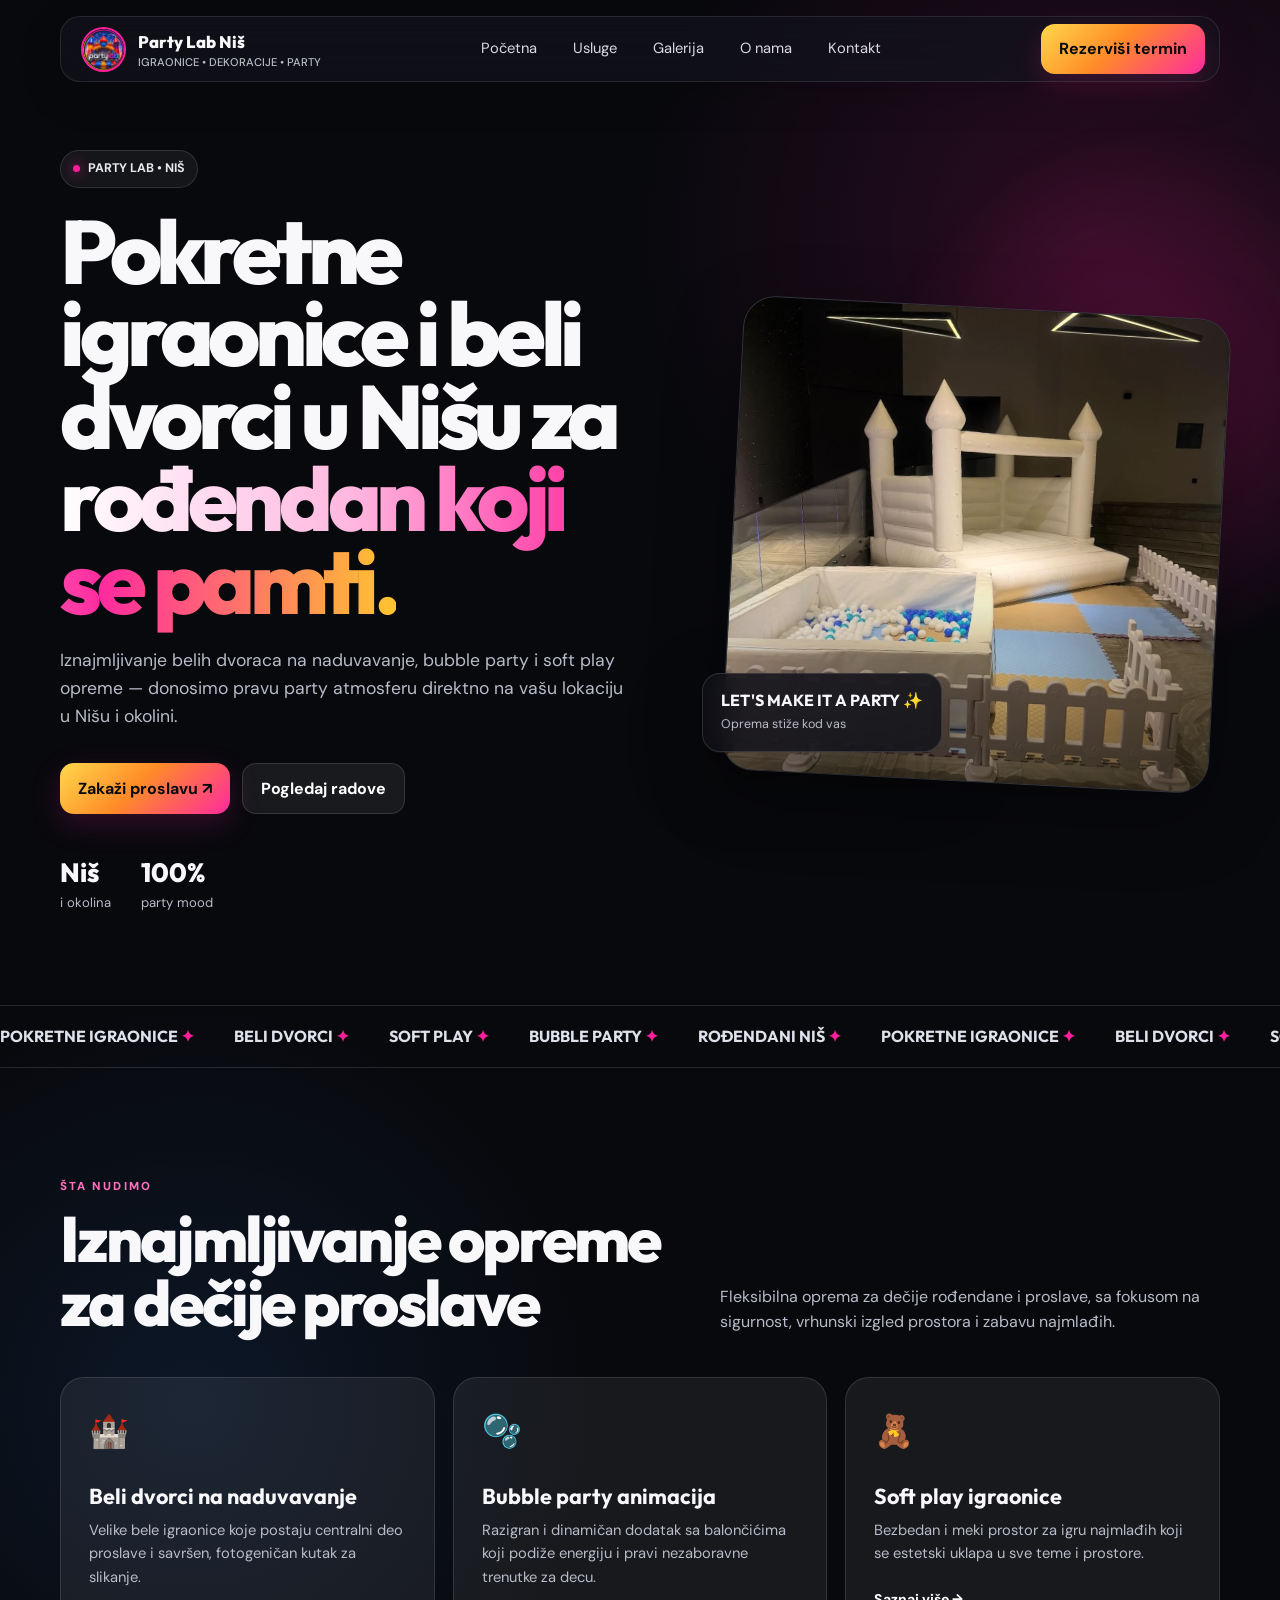
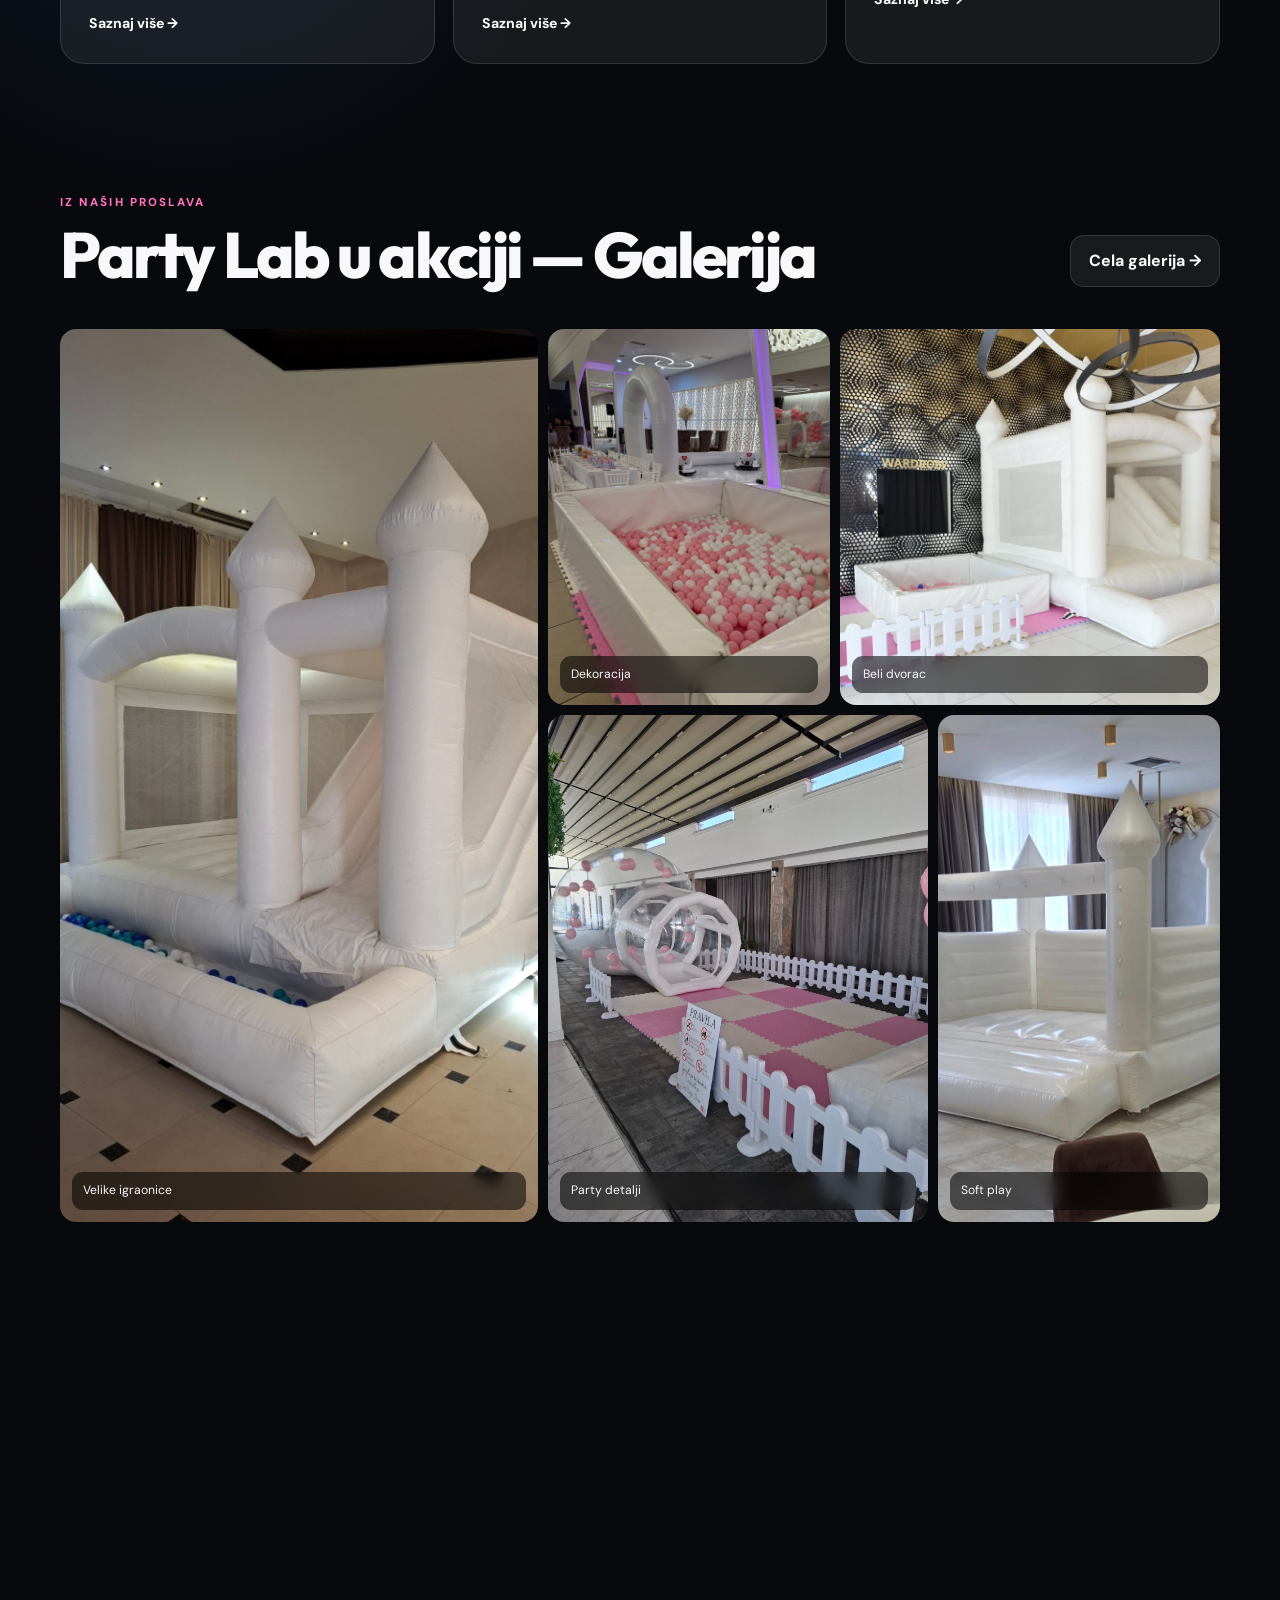
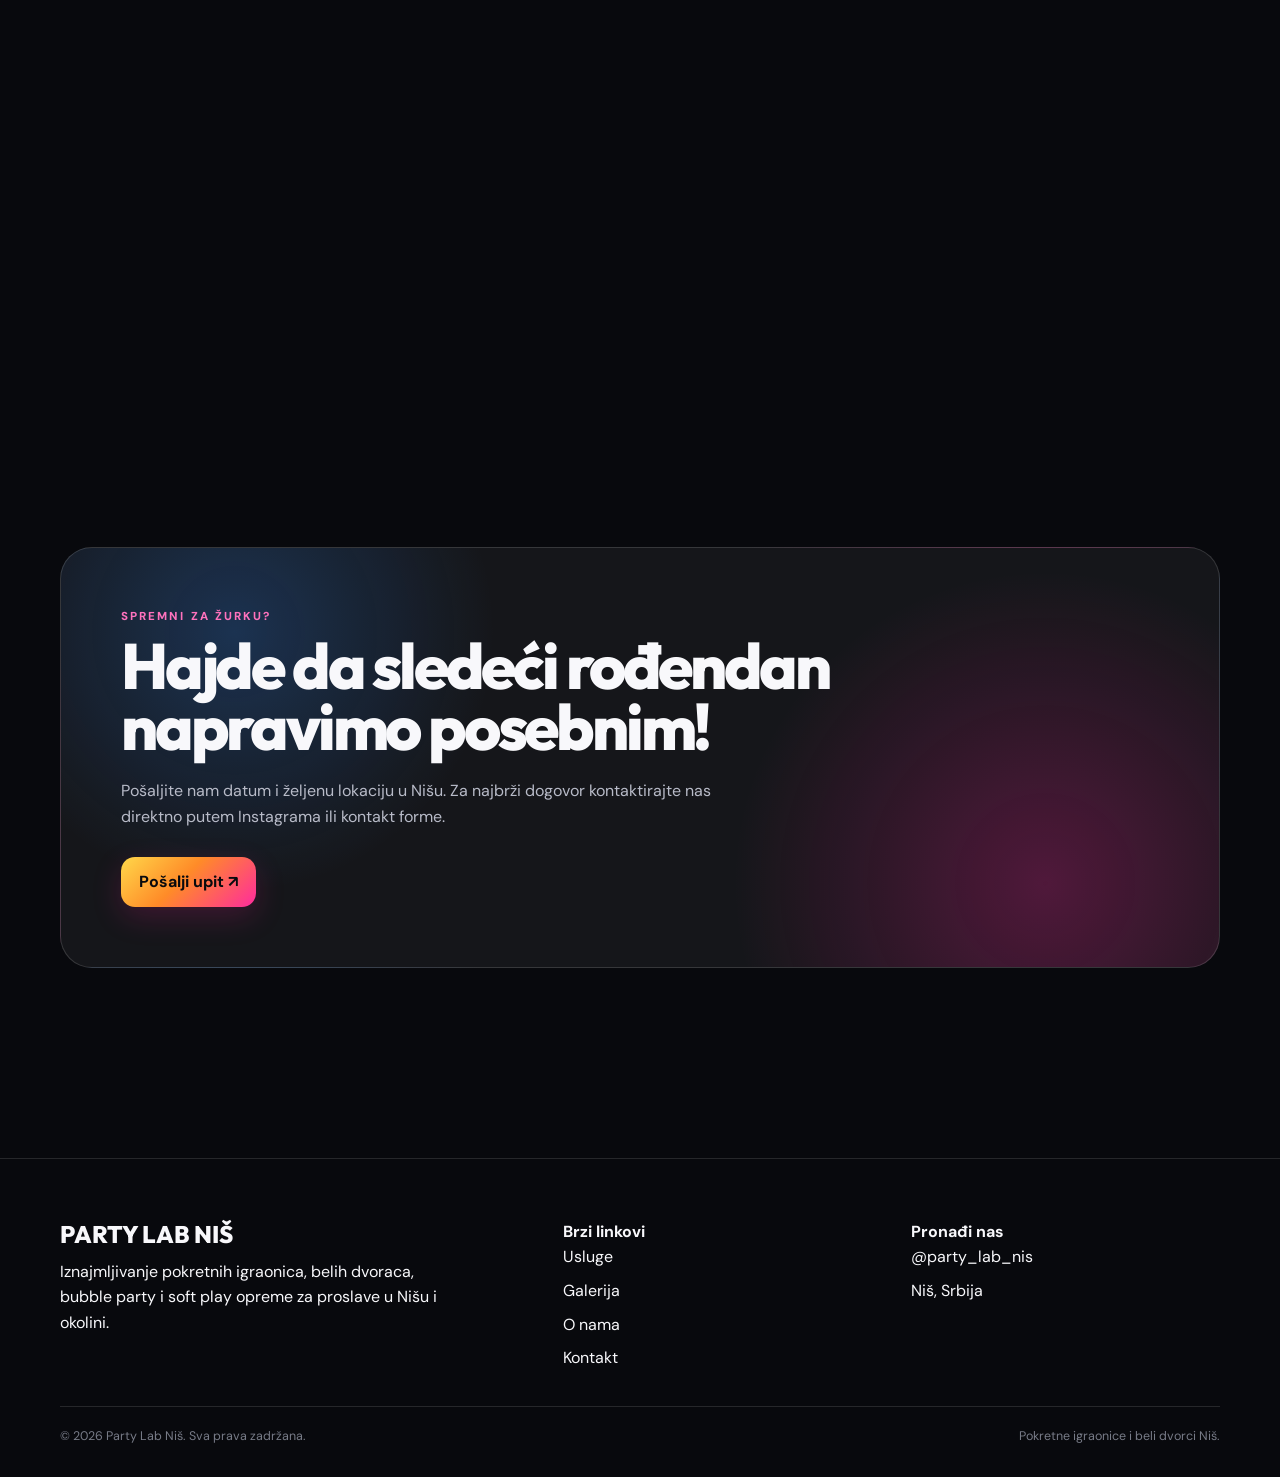
<file: index.html>
<!DOCTYPE html>
<html lang="sr">
<head>
  <meta charset="UTF-8">
  <meta name="viewport" content="width=device-width, initial-scale=1.0">
  
  <!-- Primarne SEO Meta Oznake -->
  <title>Pokretne Igraonice Niš | Beli Dvorci & Soft Play | Party Lab</title>
  <meta name="description" content="Iznajmljivanje pokretnih igraonica, belih dvoraca na naduvavanje, bubble party i soft play opreme za dečije rođendane u Nišu i okolini. Zakažite proslavu na vreme!">
  <meta name="keywords" content="pokretne igraonice nis, iznajmljivanje dvoraca na naduvavanje nis, beli dvorac nis, soft play nis, dečiji rođendani nis, iznajmljivanje igraonica nis, party lab nis">
  <meta name="robots" content="index, follow">
  <link rel="canonical" href="https://partylabnis.rs/">
  
  <link rel="icon" type="image/jpeg" href="assets/logo.jpg">
  <link rel="stylesheet" href="css/style.css">

  <!-- Open Graph / Facebook / Viber / WhatsApp Meta Oznake -->
  <meta property="og:locale" content="sr_RS">
  <meta property="og:type" content="website">
  <meta property="og:title" content="Pokretne Igraonice Niš | Beli Dvorci & Soft Play | Party Lab">
  <meta property="og:description" content="Donosimo zabavu na vašu lokaciju! Beli dvorci na naduvavanje, soft play kutak i bubble party za najlepše dečije rođendane u Nišu.">
  <meta property="og:url" content="https://partylabnis.rs/">
  <meta property="og:site_name" content="Party Lab Niš">
  <meta property="og:image" content="https://partylabnis.rs/assets/gallery-13.jpg">
  <meta property="og:image:width" content="1200">
  <meta property="og:image:height" content="630">
  <meta property="og:image:alt" content="Party Lab pokretne igraonice i beli dvorci Niš">

  <!-- Twitter Card Meta Oznake -->
  <meta name="twitter:card" content="summary_large_image">
  <meta name="twitter:title" content="Pokretne Igraonice Niš | Party Lab">
  <meta name="twitter:description" content="Iznajmljivanje belih dvoraca, soft play opreme i pokretnih igraonica u Nišu.">
  <meta name="twitter:image" content="https://partylabnis.rs/assets/gallery-13.jpg">

  <!-- Schema.org Strukturirani Podaci (LocalBusiness / Party Equipment Rental) -->
  <script type="application/ld+json">
  {
    "@context": "https://schema.org",
    "@type": "LocalBusiness",
    "name": "Party Lab Niš",
    "image": "https://partylabnis.rs/assets/logo.jpg",
    "url": "https://partylabnis.rs/",
    "telephone": "",
    "priceRange": "$$",
    "description": "Iznajmljivanje pokretnih igraonica, belih dvoraca na naduvavanje, bubble party efekata i soft play opreme za dečije rođendane i proslave u Nišu i okolini.",
    "address": {
      "@type": "PostalAddress",
      "addressLocality": "Niš",
      "addressCountry": "RS"
    },
    "geo": {
      "@type": "GeoCoordinates",
      "latitude": 43.3209,
      "longitude": 21.8958
    },
    "areaServed": [
      {
        "@type": "City",
        "name": "Niš"
      },
      {
        "@type": "AdministrativeArea",
        "name": "Nišavski okrug"
      }
    ],
    "sameAs": [
      "https://www.instagram.com/party_lab_nis/"
    ],
    "makesOffer": [
      {
        "@type": "Offer",
        "itemOffered": {
          "@type": "Service",
          "name": "Iznajmljivanje belih dvoraca na naduvavanje"
        }
      },
      {
        "@type": "Offer",
        "itemOffered": {
          "@type": "Service",
          "name": "Pokretne igraonice za dečije rođendane"
        }
      },
      {
        "@type": "Offer",
        "itemOffered": {
          "@type": "Service",
          "name": "Soft Play oprema za bebe i malu decu"
        }
      }
    ]
  }
  </script>
</head>
<body>

<header class="site-header">
  <div class="container">
    <div class="nav">
      <a class="brand" href="index.html" title="Party Lab Niš - Početna">
        <img src="assets/logo.jpg" alt="Party Lab Niš logo - iznajmljivanje pokretnih igraonica" width="50" height="50">
        <div><span>Party Lab Niš</span><small>IGRAONICE • DEKORACIJE • PARTY</small></div>
      </a>
      <nav class="nav-links">
        <a href="index.html" aria-current="page">Početna</a>
        <a href="usluge.html">Usluge</a>
        <a href="galerija.html">Galerija</a>
        <a href="o-nama.html">O nama</a>
        <a href="kontakt.html">Kontakt</a>
      </nav>
      <a class="nav-cta" href="kontakt.html">Rezerviši termin</a>
      <button class="menu-toggle" aria-label="Otvori navigacioni meni">☰</button>
    </div>
  </div>
</header>

<div class="mobile-menu">
  <nav>
    <a href="index.html">Početna</a>
    <a href="usluge.html">Usluge</a>
    <a href="galerija.html">Galerija</a>
    <a href="o-nama.html">O nama</a>
    <a href="kontakt.html">Kontakt</a>
  </nav>
</div>

<main>
<section class="hero">
  <div class="container hero-grid">
    <div class="reveal">
      <div class="eyebrow"><i></i> PARTY LAB • NIŠ</div>
      <h1>Pokretne igraonice i beli dvorci u Nišu za <span>rođendan koji se pamti.</span></h1>
      <p>Iznajmljivanje belih dvoraca na naduvavanje, bubble party i soft play opreme — donosimo pravu party atmosferu direktno na vašu lokaciju u Nišu i okolini.</p>
      <div class="hero-actions">
        <a class="btn" href="kontakt.html">Zakaži proslavu ↗</a>
        <a class="btn secondary" href="galerija.html">Pogledaj radove</a>
      </div>
      <div class="hero-stats">
        <div class="stat"><strong>Niš</strong><span>i okolina</span></div>
        <div class="stat"><strong>100%</strong><span>party mood</span></div>
      </div>
    </div>
    <div class="hero-visual reveal">
      <div class="hero-card">
        <img src="assets/gallery-13.jpg" alt="Beli dvorac na naduvavanje i dekoracija za dečiji rođendan Niš" width="600" height="400">
      </div>
      <div class="hero-badge"><strong>LET'S MAKE IT A PARTY ✨</strong><span>Oprema stiže kod vas</span></div>
    </div>
  </div>
</section>

<div class="marquee">
  <div class="marquee-track">
    <span>POKRETNE IGRAONICE <b>✦</b></span>
    <span>BELI DVORCI <b>✦</b></span>
    <span>SOFT PLAY <b>✦</b></span>
    <span>BUBBLE PARTY <b>✦</b></span>
    <span>ROĐENDANI NIŠ <b>✦</b></span>
    <span>POKRETNE IGRAONICE <b>✦</b></span>
    <span>BELI DVORCI <b>✦</b></span>
    <span>SOFT PLAY <b>✦</b></span>
  </div>
</div>

<section class="section">
  <div class="container">
    <div class="section-head reveal">
      <div>
        <div class="kicker">Šta nudimo</div>
        <h2>Iznajmljivanje opreme za dečije proslave</h2>
      </div>
      <p>Fleksibilna oprema za dečije rođendane i proslave, sa fokusom na sigurnost, vrhunski izgled prostora i zabavu najmlađih.</p>
    </div>
    <div class="cards">
      <article class="card reveal">
        <div class="card-icon">🏰</div>
        <h3>Beli dvorci na naduvavanje</h3>
        <p>Velike bele igraonice koje postaju centralni deo proslave i savršen, fotogeničan kutak za slikanje.</p>
        <a href="usluge.html" title="Saznaj više o belim dvorcima">Saznaj više →</a>
      </article>
      <article class="card reveal">
        <div class="card-icon">🫧</div>
        <h3>Bubble party animacija</h3>
        <p>Razigran i dinamičan dodatak sa balončićima koji podiže energiju i pravi nezaboravne trenutke za decu.</p>
        <a href="usluge.html" title="Saznaj više o bubble party opremi">Saznaj više →</a>
      </article>
      <article class="card reveal">
        <div class="card-icon">🧸</div>
        <h3>Soft play igraonice</h3>
        <p>Bezbedan i meki prostor za igru najmlađih koji se estetski uklapa u sve teme i prostore.</p>
        <a href="usluge.html" title="Saznaj više o soft play opremi">Saznaj više →</a>
      </article>
    </div>
  </div>
</section>

<section class="section" style="padding-top:20px">
  <div class="container">
    <div class="section-head reveal">
      <div>
        <div class="kicker">Iz naših proslava</div>
        <h2>Party Lab u akciji — Galerija</h2>
      </div>
      <a class="btn secondary" href="galerija.html">Cela galerija →</a>
    </div>
    <div class="gallery-preview">
      <div class="gallery-item reveal">
        <img src="assets/gallery-1.jpg" alt="Velika pokretna igraonica postavljena u dvorištu u Nišu" loading="lazy">
        <div class="gallery-overlay">Velike igraonice</div>
      </div>
      <div class="gallery-item reveal">
        <img src="assets/gallery-2.jpg" alt="Rođendanska dekoracija i soft play kutak" loading="lazy">
        <div class="gallery-overlay">Dekoracija</div>
      </div>
      <div class="gallery-item reveal">
        <img src="assets/gallery-4.jpg" alt="Beli dvorac na naduvavanje za dečije rođendane" loading="lazy">
        <div class="gallery-overlay">Beli dvorac</div>
      </div>
      <div class="gallery-item reveal">
        <img src="assets/gallery-5.jpg" alt="Detalji rođendanske dekoracije Party Lab Niš" loading="lazy">
        <div class="gallery-overlay">Party detalji</div>
      </div>
      <div class="gallery-item reveal">
        <img src="assets/gallery-8.jpg" alt="Soft play polygon za bebe i malu decu" loading="lazy">
        <div class="gallery-overlay">Soft play</div>
      </div>
    </div>
  </div>
</section>

<section class="section">
  <div class="container">
    <div class="about-grid">
      <div class="about-image reveal">
        <img src="assets/gallery-9.jpg" alt="Party Lab Niš - pokretna oprema za dečije rođendane" loading="lazy">
      </div>
      <div class="about-copy reveal">
        <div class="kicker">Party Lab Niš</div>
        <h2>Od običnog prostora do pravog party ambijenta</h2>
        <p>Naš cilj je jednostavan: da deca imaju bezbedan prostor za igru, a roditelji estetski savršenu proslavu koja ostaje u najlepšem sećanju.</p>
        <div class="checks">
          <div class="check"><b>✓</b><span>Oprema dolazi na vašu lokaciju u Nišu i okolini</span></div>
          <div class="check"><b>✓</b><span>Više opcija za različite uzraste i tipove proslava</span></div>
          <div class="check"><b>✓</b><span>Moderan, čist i izuzetno fotogeničan izgled</span></div>
        </div>
      </div>
    </div>
  </div>
</section>

<section class="section">
  <div class="container">
    <div class="cta reveal">
      <div class="kicker">Spremni za žurku?</div>
      <h2>Hajde da sledeći rođendan napravimo posebnim!</h2>
      <p>Pošaljite nam datum i željenu lokaciju u Nišu. Za najbrži dogovor kontaktirajte nas direktno putem Instagrama ili kontakt forme.</p>
      <a class="btn" href="kontakt.html">Pošalji upit ↗</a>
    </div>
  </div>
</section>
</main>

<footer class="site-footer">
  <div class="container footer-grid">
    <div>
      <div class="footer-brand">PARTY LAB NIŠ</div>
      <p style="margin-top:10px;max-width:390px">Iznajmljivanje pokretnih igraonica, belih dvoraca, bubble party i soft play opreme za proslave u Nišu i okolini.</p>
    </div>
    <div>
      <p class="footer-heading"><strong>Brzi linkovi</strong></p>
      <div class="footer-links">
        <a href="usluge.html">Usluge</a>
        <a href="galerija.html">Galerija</a>
        <a href="o-nama.html">O nama</a>
        <a href="kontakt.html">Kontakt</a>
      </div>
    </div>
    <div>
      <p class="footer-heading"><strong>Pronađi nas</strong></p>
      <div class="footer-links">
        <a href="https://www.instagram.com/party_lab_nis/" target="_blank" rel="noopener">@party_lab_nis</a>
        <a href="kontakt.html">Niš, Srbija</a>
      </div>
    </div>
  </div>
  <div class="container footer-bottom">
    <span>© 2026 Party Lab Niš. Sva prava zadržana.</span>
    <span>Pokretne igraonice i beli dvorci Niš.</span>
  </div>
</footer>

<script src="js/main.js"></script>
</body>
</html>
</file>
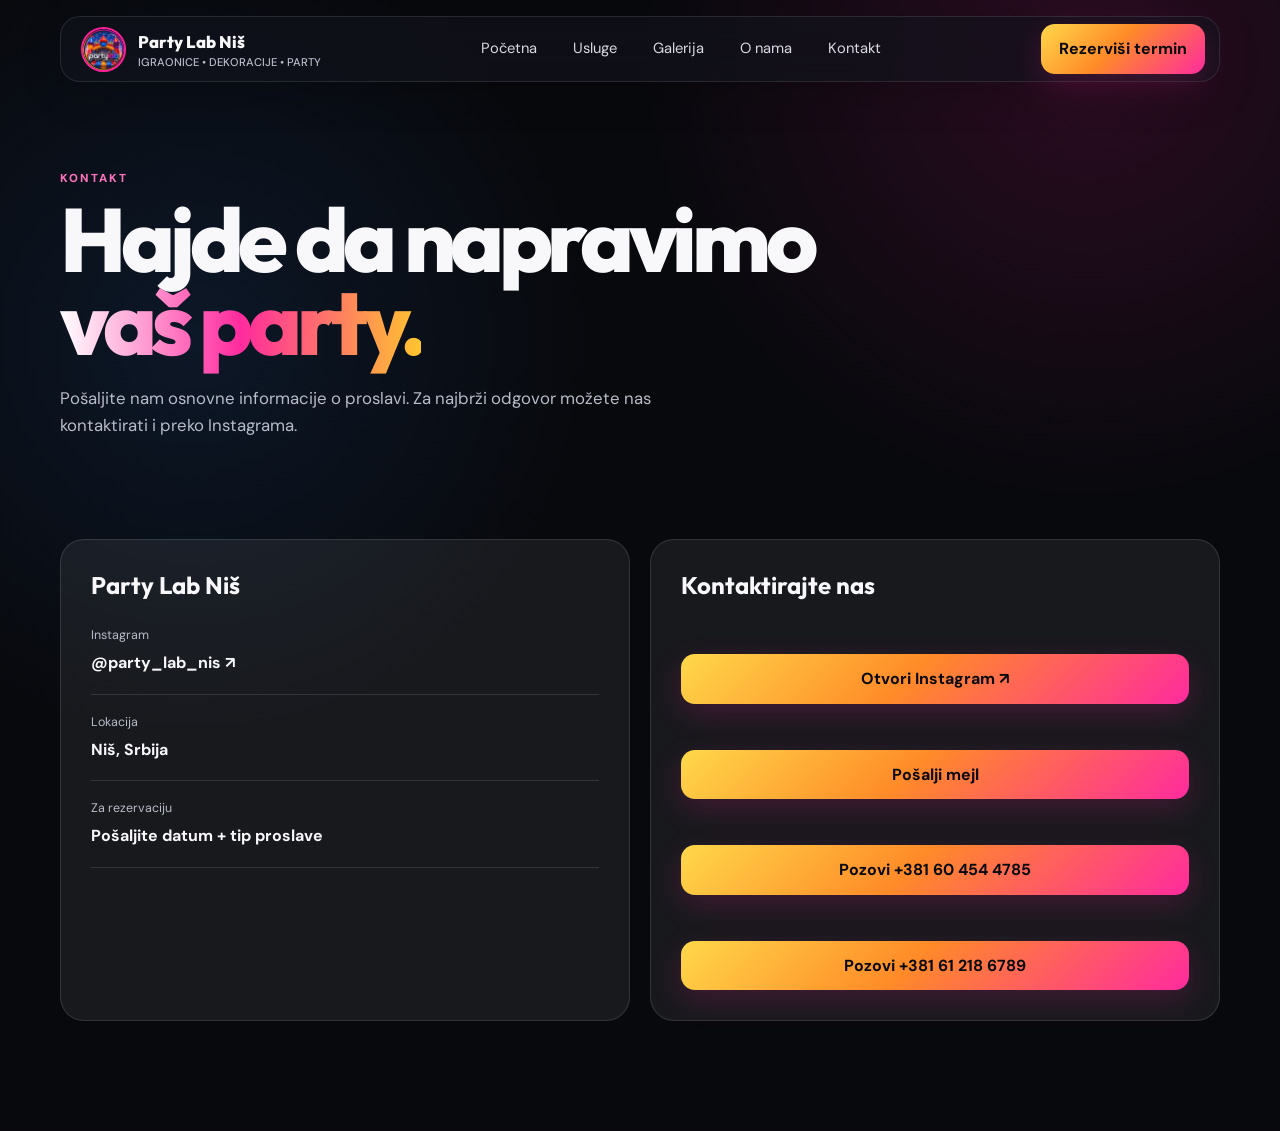
<file: kontakt.html>
<!DOCTYPE html>
<html lang="sr">
<head>
  <meta charset="UTF-8">
  <meta name="viewport" content="width=device-width, initial-scale=1.0">
  <link rel="icon" type="image/png" href="assets/logo.jpg">
  <title>Kontakt | Party Lab Niš</title>
  <meta name="description" content="Party Lab Niš — pokretne igraonice, beli dvorci i soft play oprema.">
  <link rel="stylesheet" href="css/style.css">
</head>
<body>
<header class="site-header">
  <div class="container">
    <div class="nav">
      <a class="brand" href="index.html">
        <img src="assets/logo.jpg" alt="Party Lab logo">
        <div><span>Party Lab Niš</span><small>IGRAONICE • DEKORACIJE • PARTY</small></div>
      </a>
      <nav class="nav-links">
        <a href="index.html">Početna</a>
        <a href="usluge.html">Usluge</a>
        <a href="galerija.html">Galerija</a>
        <a href="o-nama.html">O nama</a>
        <a href="kontakt.html">Kontakt</a>
      </nav>
      <a class="nav-cta" href="kontakt.html">Rezerviši termin</a>
      <button class="menu-toggle" aria-label="Otvori meni">☰</button>
    </div>
  </div>
</header>
<div class="mobile-menu">
  <nav>
    <a href="index.html">Početna</a>
    <a href="usluge.html">Usluge</a>
    <a href="galerija.html">Galerija</a>
    <a href="o-nama.html">O nama</a>
    <a href="kontakt.html">Kontakt</a>
  </nav>
</div>

<main>
<section class="page-hero">
  <div class="container reveal">
    <div class="kicker">Kontakt</div>
    <h1>Hajde da napravimo<br><span style="background:linear-gradient(90deg,#fff,#ff2b9e,#ffc52e);background-clip:text;-webkit-background-clip:text;color:transparent">vaš party.</span></h1>
    <p>Pošaljite nam osnovne informacije o proslavi. Za najbrži odgovor možete nas kontaktirati i preko Instagrama.</p>
  </div>
</section>
<section class="section" style="padding-top:20px">
  <div class="container contact-grid">
    <div class="contact-info reveal">
      <h3>Party Lab Niš</h3>
      <div class="contact-list">
        <div><span>Instagram</span><a href="https://www.instagram.com/party_lab_nis/" target="_blank" rel="noopener">@party_lab_nis ↗</a></div>
        <div><span>Lokacija</span><strong>Niš, Srbija</strong></div>
        <div><span>Za rezervaciju</span><strong>Pošaljite datum + tip proslave</strong></div>
      </div>
    </div>
    <div class="contact-info reveal">
      <h3>Kontaktirajte nas</h3>
      <div class="contact-list">
        <a class="btn" style="margin-top:28px" href="https://www.instagram.com/party_lab_nis/" target="_blank" rel="noopener">Otvori Instagram ↗</a>
        <a class="btn" style="margin-top:28px" href="mailto:dusannis3@gmail.com" target="_blank" rel="noopener">Pošalji mejl</a>
        <a class="btn" style="margin-top:28px" href="tel:+381604544785" target="_blank" rel="noopener">Pozovi +381 60 454 4785</a>
        <a class="btn" style="margin-top:28px" href="tel:+381612186789" target="_blank" rel="noopener">Pozovi +381 61 218 6789</a>
      </div>
    </div>
  </div>
</section>
</main>
<script src="js/main.js"></script>
<script src="js/contact.js"></script>
</body>
</html>
</file>
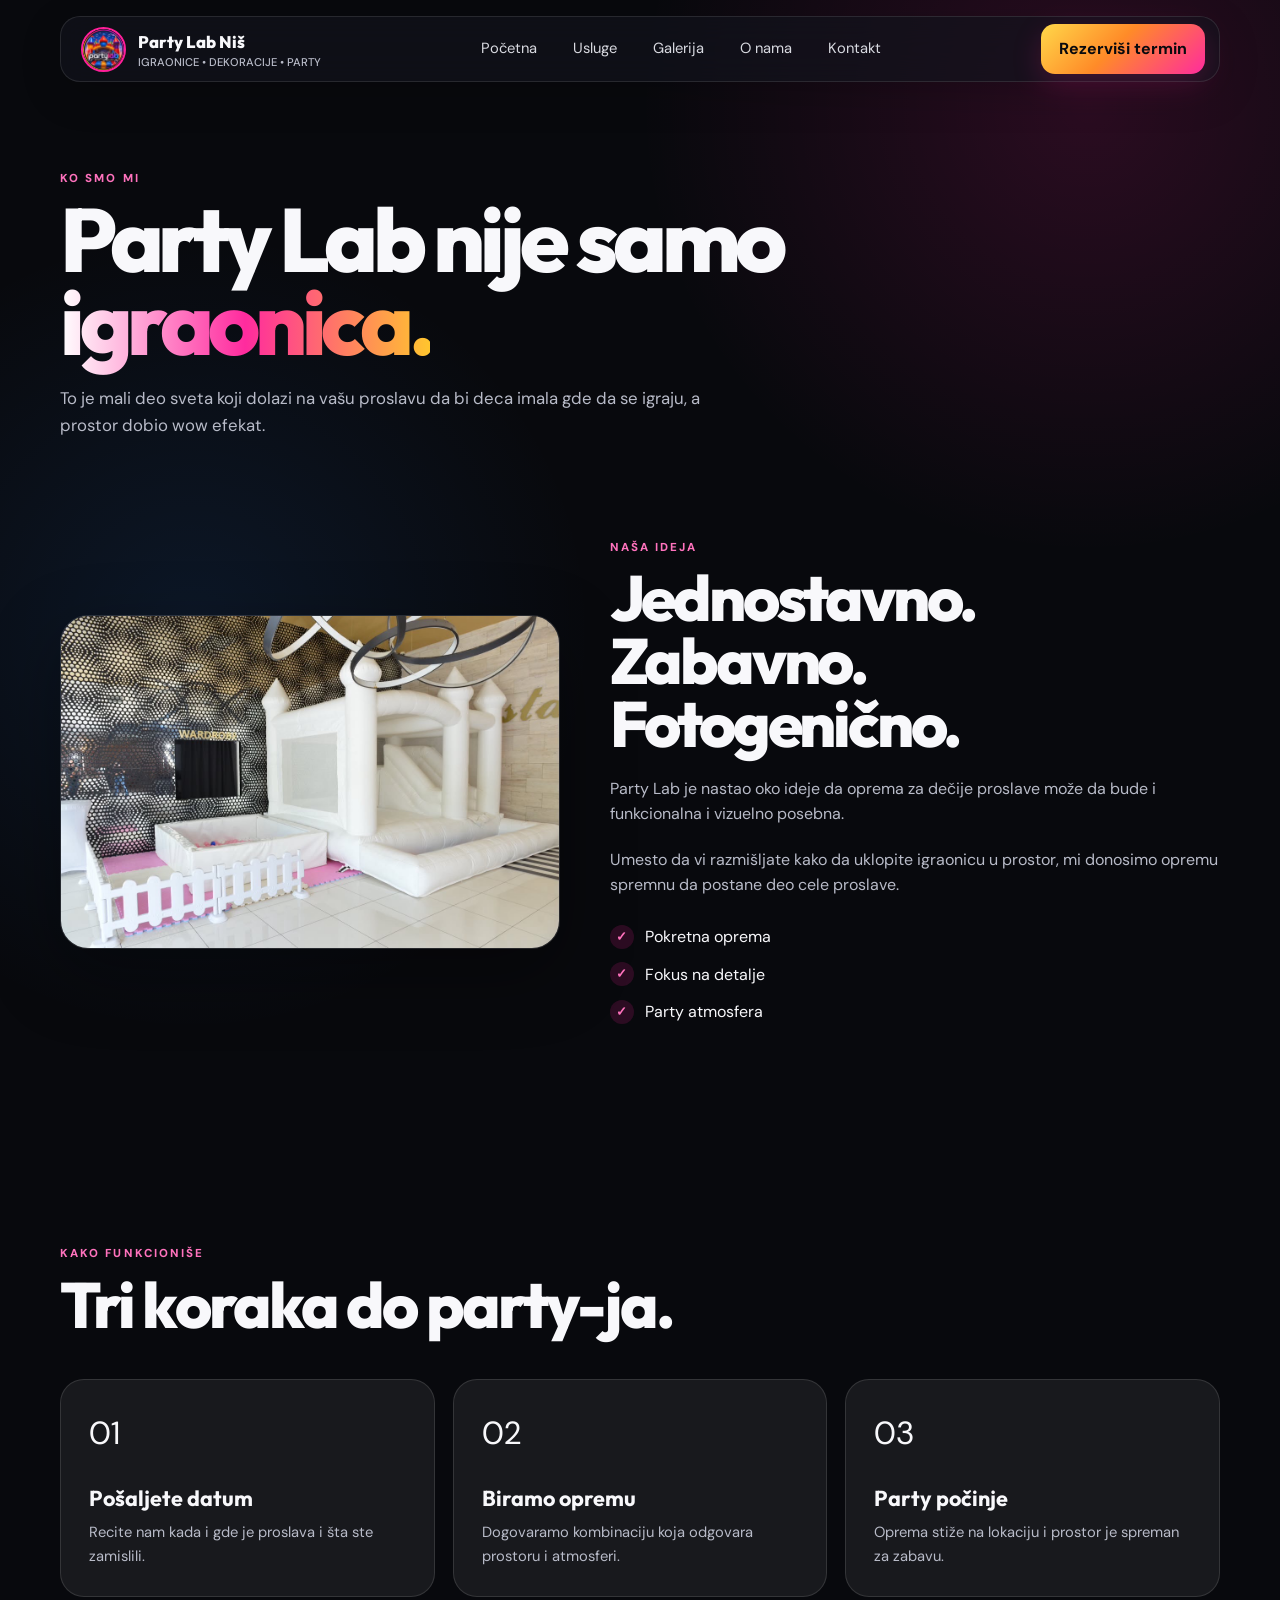
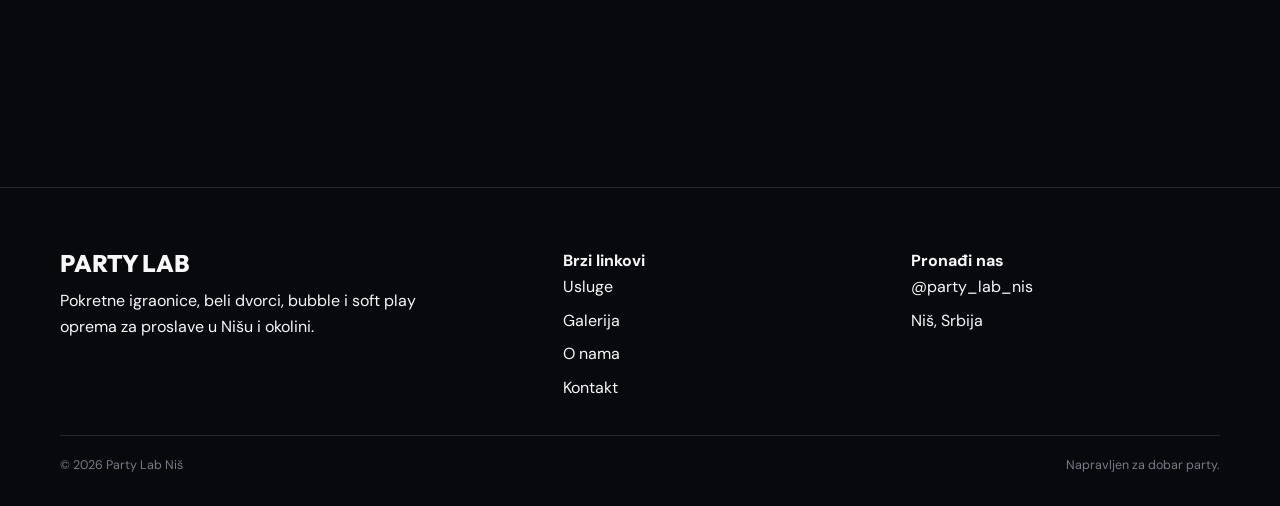
<file: o-nama.html>
<!DOCTYPE html>
<html lang="sr">
<head>
  <meta charset="UTF-8">
  <meta name="viewport" content="width=device-width, initial-scale=1.0">
  <link rel="icon" type="image/png" href="assets/logo.jpg">
  <title>O nama | Party Lab Niš</title>
  <meta name="description" content="Party Lab Niš — pokretne igraonice, beli dvorci i soft play oprema.">
  <link rel="stylesheet" href="css/style.css">
</head>
<body>
<header class="site-header">
  <div class="container">
    <div class="nav">
      <a class="brand" href="index.html">
        <img src="assets/logo.jpg" alt="Party Lab logo">
        <div><span>Party Lab Niš</span><small>IGRAONICE • DEKORACIJE • PARTY</small></div>
      </a>
      <nav class="nav-links">
        <a href="index.html">Početna</a>
        <a href="usluge.html">Usluge</a>
        <a href="galerija.html">Galerija</a>
        <a href="o-nama.html">O nama</a>
        <a href="kontakt.html">Kontakt</a>
      </nav>
      <a class="nav-cta" href="kontakt.html">Rezerviši termin</a>
      <button class="menu-toggle" aria-label="Otvori meni">☰</button>
    </div>
  </div>
</header>
<div class="mobile-menu">
  <nav>
    <a href="index.html">Početna</a>
    <a href="usluge.html">Usluge</a>
    <a href="galerija.html">Galerija</a>
    <a href="o-nama.html">O nama</a>
    <a href="kontakt.html">Kontakt</a>
  </nav>
</div>

<main>
<section class="page-hero">
  <div class="container reveal">
    <div class="kicker">Ko smo mi</div>
    <h1>Party Lab nije samo<br><span style="background:linear-gradient(90deg,#fff,#ff2b9e,#ffc52e);background-clip:text;color:transparent">igraonica.</span></h1>
    <p>To je mali deo sveta koji dolazi na vašu proslavu da bi deca imala gde da se igraju, a prostor dobio wow efekat.</p>
  </div>
</section>
<section class="section" style="padding-top:20px">
  <div class="container about-grid">
    <div class="about-image reveal"><img src="assets/gallery-4.jpg" alt="Party Lab beli dvorac"></div>
    <div class="about-copy reveal">
      <div class="kicker">Naša ideja</div>
      <h2>Jednostavno. Zabavno. Fotogenično.</h2>
      <p>Party Lab je nastao oko ideje da oprema za dečije proslave može da bude i funkcionalna i vizuelno posebna.</p>
      <p>Umesto da vi razmišljate kako da uklopite igraonicu u prostor, mi donosimo opremu spremnu da postane deo cele proslave.</p>
      <div class="checks">
        <div class="check"><b>✓</b><span>Pokretna oprema</span></div>
        <div class="check"><b>✓</b><span>Fokus na detalje</span></div>
        <div class="check"><b>✓</b><span>Party atmosfera</span></div>
      </div>
    </div>
  </div>
</section>
<section class="section">
  <div class="container">
    <div class="section-head reveal"><div><div class="kicker">Kako funkcioniše</div><h2>Tri koraka do party-ja.</h2></div></div>
    <div class="cards">
      <article class="card reveal"><div class="card-icon">01</div><h3>Pošaljete datum</h3><p>Recite nam kada i gde je proslava i šta ste zamislili.</p></article>
      <article class="card reveal"><div class="card-icon">02</div><h3>Biramo opremu</h3><p>Dogovaramo kombinaciju koja odgovara prostoru i atmosferi.</p></article>
      <article class="card reveal"><div class="card-icon">03</div><h3>Party počinje</h3><p>Oprema stiže na lokaciju i prostor je spreman za zabavu.</p></article>
    </div>
  </div>
</section>
</main>

<footer class="site-footer">
  <div class="container footer-grid">
    <div>
      <div class="footer-brand">PARTY LAB</div>
      <p style="margin-top:10px;max-width:390px">Pokretne igraonice, beli dvorci, bubble i soft play oprema za proslave u Nišu i okolini.</p>
    </div>
    <div>
      <h4>Brzi linkovi</h4>
      <div class="footer-links">
        <a href="usluge.html">Usluge</a>
        <a href="galerija.html">Galerija</a>
        <a href="o-nama.html">O nama</a>
        <a href="kontakt.html">Kontakt</a>
      </div>
    </div>
    <div>
      <h4>Pronađi nas</h4>
      <div class="footer-links">
        <a href="https://www.instagram.com/party_lab_nis/" target="_blank" rel="noopener">@party_lab_nis</a>
        <a href="kontakt.html">Niš, Srbija</a>
      </div>
    </div>
  </div>
  <div class="container footer-bottom">
    <span>© 2026 Party Lab Niš</span>
    <span>Napravljen za dobar party.</span>
  </div>
</footer>
<script src="js/main.js"></script>
</body>
</html>
</file>
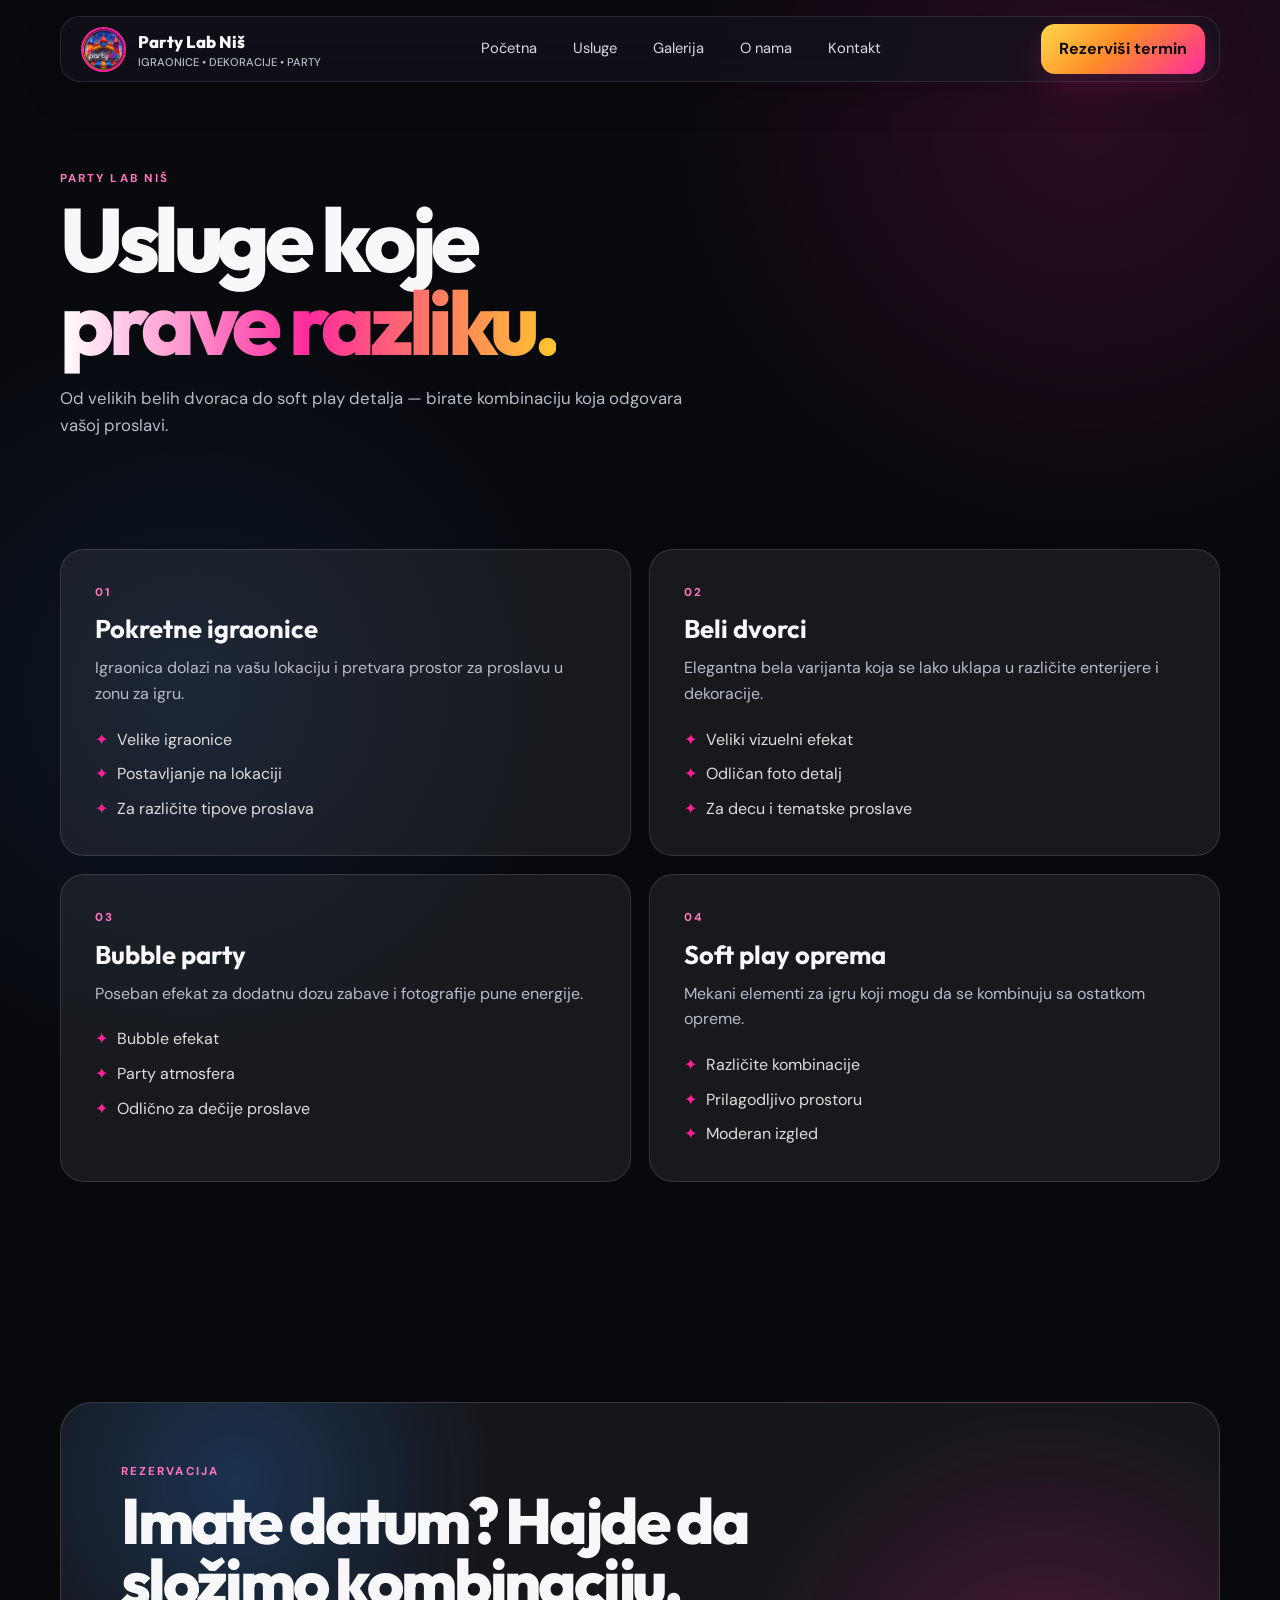
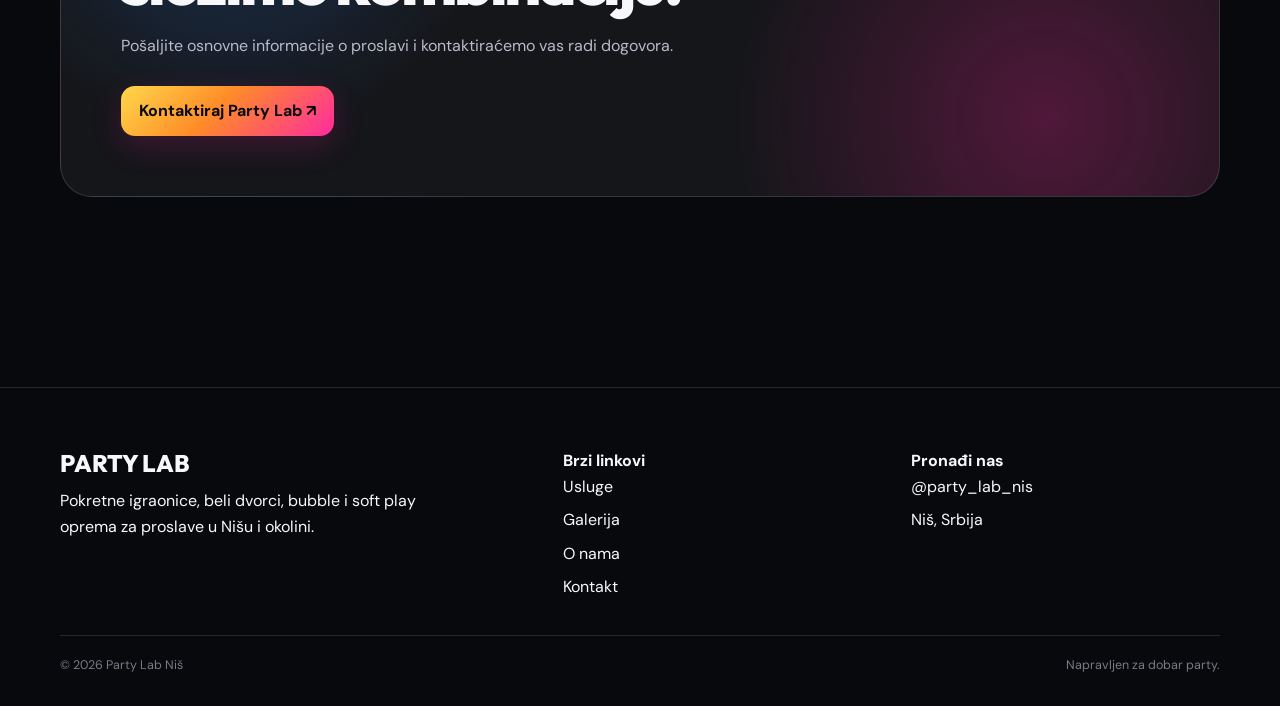
<file: usluge.html>
<!DOCTYPE html>
<html lang="sr">
<head>
  <meta charset="UTF-8">
  <meta name="viewport" content="width=device-width, initial-scale=1.0">
  <link rel="icon" type="image/png" href="assets/logo.jpg">
  <title>Usluge | Party Lab Niš</title>
  <meta name="description" content="Party Lab Niš — pokretne igraonice, beli dvorci i soft play oprema.">
  <link rel="stylesheet" href="css/style.css">
</head>
<body>
<header class="site-header">
  <div class="container">
    <div class="nav">
      <a class="brand" href="index.html">
        <img src="assets/logo.jpg" alt="Party Lab logo">
        <div><span>Party Lab Niš</span><small>IGRAONICE • DEKORACIJE • PARTY</small></div>
      </a>
      <nav class="nav-links">
        <a href="index.html">Početna</a>
        <a href="usluge.html">Usluge</a>
        <a href="galerija.html">Galerija</a>
        <a href="o-nama.html">O nama</a>
        <a href="kontakt.html">Kontakt</a>
      </nav>
      <a class="nav-cta" href="kontakt.html">Rezerviši termin</a>
      <button class="menu-toggle" aria-label="Otvori meni">☰</button>
    </div>
  </div>
</header>
<div class="mobile-menu">
  <nav>
    <a href="index.html">Početna</a>
    <a href="usluge.html">Usluge</a>
    <a href="galerija.html">Galerija</a>
    <a href="o-nama.html">O nama</a>
    <a href="kontakt.html">Kontakt</a>
  </nav>
</div>

<main>
<section class="page-hero">
  <div class="container reveal">
    <div class="kicker">Party Lab Niš</div>
    <h1>Usluge koje<br><span style="background:linear-gradient(90deg,#fff,#ff2b9e,#ffc52e);background-clip:text;color:transparent">prave razliku.</span></h1>
    <p>Od velikih belih dvoraca do soft play detalja — birate kombinaciju koja odgovara vašoj proslavi.</p>
  </div>
</section>
<section class="section" style="padding-top:30px">
  <div class="container service-grid">
    <article class="service-card reveal"><div class="kicker">01</div><h3>Pokretne igraonice</h3><p>Igraonica dolazi na vašu lokaciju i pretvara prostor za proslavu u zonu za igru.</p><ul><li>Velike igraonice</li><li>Postavljanje na lokaciji</li><li>Za različite tipove proslava</li></ul></article>
    <article class="service-card reveal"><div class="kicker">02</div><h3>Beli dvorci</h3><p>Elegantna bela varijanta koja se lako uklapa u različite enterijere i dekoracije.</p><ul><li>Veliki vizuelni efekat</li><li>Odličan foto detalj</li><li>Za decu i tematske proslave</li></ul></article>
    <article class="service-card reveal"><div class="kicker">03</div><h3>Bubble party</h3><p>Poseban efekat za dodatnu dozu zabave i fotografije pune energije.</p><ul><li>Bubble efekat</li><li>Party atmosfera</li><li>Odlično za dečije proslave</li></ul></article>
    <article class="service-card reveal"><div class="kicker">04</div><h3>Soft play oprema</h3><p>Mekani elementi za igru koji mogu da se kombinuju sa ostatkom opreme.</p><ul><li>Različite kombinacije</li><li>Prilagodljivo prostoru</li><li>Moderan izgled</li></ul></article>
  </div>
</section>
<section class="section">
  <div class="container"><div class="cta reveal"><div class="kicker">Rezervacija</div><h2>Imate datum? Hajde da složimo kombinaciju.</h2><p>Pošaljite osnovne informacije o proslavi i kontaktiraćemo vas radi dogovora.</p><a class="btn" href="kontakt.html">Kontaktiraj Party Lab ↗</a></div></div>
</section>
</main>

<footer class="site-footer">
  <div class="container footer-grid">
    <div>
      <div class="footer-brand">PARTY LAB</div>
      <p style="margin-top:10px;max-width:390px">Pokretne igraonice, beli dvorci, bubble i soft play oprema za proslave u Nišu i okolini.</p>
    </div>
    <div>
      <h4>Brzi linkovi</h4>
      <div class="footer-links">
        <a href="usluge.html">Usluge</a>
        <a href="galerija.html">Galerija</a>
        <a href="o-nama.html">O nama</a>
        <a href="kontakt.html">Kontakt</a>
      </div>
    </div>
    <div>
      <h4>Pronađi nas</h4>
      <div class="footer-links">
        <a href="https://www.instagram.com/party_lab_nis/" target="_blank" rel="noopener">@party_lab_nis</a>
        <a href="kontakt.html">Niš, Srbija</a>
      </div>
    </div>
  </div>
  <div class="container footer-bottom">
    <span>© 2026 Party Lab Niš</span>
    <span>Napravljen za dobar party.</span>
  </div>
</footer>
<script src="js/main.js"></script>
</body>
</html>
</file>
<file: css/style.css>
@import url('https://fonts.googleapis.com/css2?family=DM+Sans:wght@400;500;600;700&family=Outfit:wght@500;600;700;800&display=swap');

:root{
  --bg:#08090d;
  --bg-soft:#10121a;
  --card:rgba(255,255,255,.065);
  --card-strong:rgba(255,255,255,.10);
  --text:#f8f8fb;
  --muted:#b8bbc8;
  --pink:#ff1f9a;
  --purple:#8b5cf6;
  --blue:#2f8cff;
  --yellow:#ffc52e;
  --line:rgba(255,255,255,.12);
  --shadow:0 24px 70px rgba(0,0,0,.34);
  --radius:24px;
}

*{box-sizing:border-box;margin:0;padding:0}
html{scroll-behavior:smooth}
body{
  background:
    radial-gradient(circle at 85% 5%, rgba(255,31,154,.14), transparent 28rem),
    radial-gradient(circle at 15% 30%, rgba(47,140,255,.11), transparent 25rem),
    var(--bg);
  color:var(--text);
  font-family:"DM Sans",sans-serif;
  line-height:1.6;
}
body.menu-open{overflow:hidden}
a{color:inherit;text-decoration:none}
img{display:block;max-width:100%}
button,input,textarea{font:inherit}
.container{width:min(1160px,calc(100% - 40px));margin:auto}

.site-header{
  position:fixed;z-index:1000;top:0;left:0;right:0;
  padding:16px 0;
  transition:.3s ease;
}
.site-header.scrolled{
  background:rgba(8,9,13,.78);
  backdrop-filter:blur(18px);
  border-bottom:1px solid var(--line);
}
.nav{
  height:66px;padding:0 14px 0 20px;
  display:flex;align-items:center;justify-content:space-between;
  border:1px solid rgba(255,255,255,.10);
  background:rgba(18,20,29,.68);
  backdrop-filter:blur(18px);
  border-radius:20px;
  box-shadow:0 12px 40px rgba(0,0,0,.18);
}
.brand{display:flex;align-items:center;gap:12px;font-family:Outfit,sans-serif;font-weight:800}
.brand img{width:45px;height:45px;border-radius:50%;object-fit:cover;border:2px solid var(--pink)}
.brand span{font-size:1.05rem}
.brand small{display:block;color:var(--muted);font:500 .7rem "DM Sans",sans-serif}
.nav-links{display:flex;gap:8px;align-items:center}
.nav-links a{
  padding:10px 14px;border-radius:12px;color:#d9dae1;font-size:.92rem;
  transition:.25s;
}
.nav-links a:hover,.nav-links a.active{background:rgba(255,255,255,.08);color:white}
.nav-cta,.btn{
  display:inline-flex;align-items:center;justify-content:center;gap:9px;
  border:0;border-radius:14px;padding:12px 18px;font-weight:700;cursor:pointer;
  color:#090a0e;background:linear-gradient(135deg,#ffd84a,#ff8b28 45%,#ff2b9e);
  box-shadow:0 10px 30px rgba(255,31,154,.18);
  transition:transform .2s,box-shadow .2s;
}
.nav-cta:hover,.btn:hover{transform:translateY(-2px);box-shadow:0 15px 38px rgba(255,31,154,.28)}
.menu-toggle{display:none;background:none;border:0;color:white;font-size:1.8rem;cursor:pointer}

.hero{
  min-height:820px;display:flex;align-items:center;position:relative;overflow:hidden;
  padding:150px 0 90px;
}
.hero:before{
  content:"";position:absolute;width:580px;height:580px;right:-160px;top:100px;
  background:radial-gradient(circle,rgba(255,31,154,.22),transparent 65%);
  filter:blur(8px);pointer-events:none;
}
.hero-grid{display:grid;grid-template-columns:1.05fr .95fr;gap:70px;align-items:center}
.eyebrow{
  display:inline-flex;gap:8px;align-items:center;padding:8px 12px;border:1px solid var(--line);
  background:rgba(255,255,255,.055);border-radius:999px;color:#e8e8ee;font-size:.78rem;font-weight:700;
}
.eyebrow i{width:7px;height:7px;border-radius:50%;background:var(--pink);box-shadow:0 0 14px var(--pink)}
.hero h1{
  margin-top:22px;font:800 clamp(3.2rem,7vw,6.5rem)/.92 Outfit,sans-serif;
  letter-spacing:-.06em;
}
.hero h1 span{
  background:linear-gradient(90deg,#fff 0%,#ffb6df 35%,#ff2b9e 65%,#ffc52e 100%);
  -webkit-background-clip:text;background-clip:text;color:transparent;
}
.hero p{margin-top:24px;color:var(--muted);max-width:620px;font-size:1.1rem}
.hero-actions{display:flex;gap:12px;flex-wrap:wrap;margin-top:32px}
.btn.secondary{
  background:rgba(255,255,255,.07);color:white;border:1px solid var(--line);box-shadow:none;
}
.hero-stats{display:flex;gap:30px;margin-top:42px}
.stat strong{display:block;font:800 1.65rem Outfit,sans-serif}
.stat span{color:var(--muted);font-size:.82rem}

.hero-visual{position:relative;min-height:500px}
.hero-card{
  position:absolute;inset:25px 0 0 30px;border-radius:32px;overflow:hidden;
  background:#11131b;border:1px solid rgba(255,255,255,.14);box-shadow:var(--shadow);
  transform:rotate(3deg);
}
.hero-card img{width:100%;height:100%;object-fit:cover}
.hero-card:after{content:"";position:absolute;inset:0;background:linear-gradient(180deg,transparent 55%,rgba(0,0,0,.45))}
.hero-badge{
  position:absolute;z-index:2;left:0;bottom:30px;background:rgba(15,16,23,.84);
  backdrop-filter:blur(15px);border:1px solid var(--line);padding:16px 18px;border-radius:18px;
  box-shadow:var(--shadow)
}
.hero-badge strong{display:block;font:700 1rem Outfit,sans-serif}
.hero-badge span{color:var(--muted);font-size:.78rem}

.section{padding:110px 0}
.section-head{display:flex;justify-content:space-between;align-items:end;gap:30px;margin-bottom:42px}
.section-head h2{font:800 clamp(2.2rem,5vw,4rem)/1 Outfit,sans-serif;letter-spacing:-.045em}
.section-head p{max-width:500px;color:var(--muted)}
.kicker{color:#ff72bd;text-transform:uppercase;letter-spacing:.18em;font-size:.72rem;font-weight:800;margin-bottom:10px}

.cards{display:grid;grid-template-columns:repeat(3,1fr);gap:18px}
.card{
  padding:28px;border:1px solid var(--line);background:var(--card);border-radius:var(--radius);
  transition:.3s;position:relative;overflow:hidden;
}
.card:hover{transform:translateY(-6px);background:var(--card-strong);border-color:rgba(255,255,255,.18)}
.card-icon{font-size:2rem;margin-bottom:25px}
.card h3{font:700 1.35rem Outfit,sans-serif;margin-bottom:9px}
.card p{color:var(--muted);font-size:.92rem}
.card a{display:inline-block;margin-top:22px;color:#fff;font-weight:700;font-size:.88rem}

.marquee{
  border-top:1px solid var(--line);border-bottom:1px solid var(--line);overflow:hidden;
  padding:18px 0;white-space:nowrap;
}
.marquee-track{display:inline-flex;gap:40px;animation:marquee 22s linear infinite}
.marquee span{font:700 1rem Outfit,sans-serif;color:#dfe1ea}
.marquee b{color:var(--pink)}
@keyframes marquee{to{transform:translateX(-50%)}}

.gallery-preview{display:grid;grid-template-columns:repeat(12,1fr);gap:10px}
.gallery-preview .gallery-item{position:relative;overflow:hidden;border-radius:16px;min-height:190px}
.gallery-item:nth-child(1){grid-column:span 5;grid-row:span 2}
.gallery-item:nth-child(2){grid-column:span 3}
.gallery-item:nth-child(3){grid-column:span 4}
.gallery-item:nth-child(4){grid-column:span 4}
.gallery-item:nth-child(5){grid-column:span 3}
.gallery-preview img{width:100%;height:100%;object-fit:cover;transition:.5s}
.gallery-item:hover img{transform:scale(1.07)}
.gallery-overlay{position:absolute;inset:auto 12px 12px 12px;padding:9px 11px;border-radius:11px;background:rgba(0,0,0,.55);backdrop-filter:blur(8px);font-size:.76rem}

.about-grid{display:grid;grid-template-columns:.9fr 1.1fr;gap:50px;align-items:center}
.about-image{border-radius:28px;overflow:hidden;border:1px solid var(--line);box-shadow:var(--shadow)}
.about-copy h2{font:800 clamp(2.4rem,5vw,4.5rem)/.98 Outfit,sans-serif;letter-spacing:-.05em}
.about-copy p{margin-top:20px;color:var(--muted)}
.checks{display:grid;gap:12px;margin-top:26px}
.check{display:flex;gap:11px;align-items:center}
.check b{width:24px;height:24px;border-radius:50%;display:grid;place-items:center;background:rgba(255,31,154,.15);color:#ff72bd;font-size:.8rem}

.cta{
  border:1px solid rgba(255,255,255,.14);border-radius:32px;padding:60px;
  background:
    radial-gradient(circle at 15% 20%,rgba(47,140,255,.24),transparent 25%),
    radial-gradient(circle at 85% 80%,rgba(255,31,154,.25),transparent 30%),
    rgba(255,255,255,.055);
}
.cta h2{font:800 clamp(2.3rem,5vw,4.5rem)/.95 Outfit,sans-serif;max-width:800px;letter-spacing:-.05em}
.cta p{color:var(--muted);max-width:650px;margin:20px 0 28px}

.page-hero{padding:170px 0 80px}
.page-hero h1{font:800 clamp(3rem,7vw,6rem)/.92 Outfit,sans-serif;letter-spacing:-.06em}
.page-hero p{max-width:650px;color:var(--muted);font-size:1.05rem;margin-top:22px}

.service-grid{display:grid;grid-template-columns:repeat(2,1fr);gap:18px}
.service-card{padding:34px;border:1px solid var(--line);background:var(--card);border-radius:24px}
.service-card h3{font:700 1.6rem Outfit,sans-serif}
.service-card p{color:var(--muted);margin-top:10px}
.service-card ul{list-style:none;margin-top:20px;display:grid;gap:9px;color:#ddd}
.service-card li:before{content:"✦";color:var(--pink);margin-right:9px}

.full-gallery{display:grid;grid-template-columns:repeat(3,1fr);gap:12px}
.full-gallery .gallery-item{height:360px;border-radius:18px;overflow:hidden;cursor:pointer}
.full-gallery img{width:100%;height:100%;object-fit:cover;transition:.45s}
.full-gallery .gallery-item:hover img{transform:scale(1.05)}

.filters{display:flex;gap:8px;flex-wrap:wrap;margin-bottom:24px}
.filter{border:1px solid var(--line);background:rgba(255,255,255,.05);color:#ddd;padding:9px 14px;border-radius:999px;cursor:pointer}
.filter.active{background:white;color:#090a0e}

.contact-grid{display:grid;grid-template-columns:1fr 1fr;gap:20px}
.contact-info,.contact-form{padding:30px;border:1px solid var(--line);background:var(--card);border-radius:24px}
.contact-info h3,.contact-form h3{font:700 1.5rem Outfit,sans-serif}
.contact-list{display:grid;gap:18px;margin-top:26px}
.contact-list div{padding-bottom:18px;border-bottom:1px solid var(--line)}
.contact-list span{display:block;color:var(--muted);font-size:.78rem;margin-bottom:4px}
.contact-list a{font-weight:700}
.form-grid{display:grid;grid-template-columns:1fr 1fr;gap:12px;margin-top:22px}
.field{display:grid;gap:7px}
.field.full{grid-column:1/-1}
.field label{font-size:.8rem;color:#c9cbd3}
.field input,.field textarea{
  width:100%;border:1px solid var(--line);background:rgba(0,0,0,.18);color:white;
  border-radius:13px;padding:13px 14px;outline:none;
}
.field textarea{min-height:150px;resize:vertical}
.field input:focus,.field textarea:focus{border-color:rgba(255,31,154,.6)}
.form-message{margin-top:12px;color:#ff8bca;font-size:.85rem;min-height:22px}

.site-footer{padding:60px 0 30px;border-top:1px solid var(--line);margin-top:80px}
.footer-grid{display:grid;grid-template-columns:1.5fr 1fr 1fr;gap:40px}
.footer-brand{font:800 1.5rem Outfit,sans-serif}
.footer p,.footer a{color:var(--muted);font-size:.9rem}
.footer h4{margin-bottom:13px}
.footer-links{display:grid;gap:8px}
.footer-bottom{border-top:1px solid var(--line);margin-top:35px;padding-top:20px;color:#777b87;font-size:.78rem;display:flex;justify-content:space-between;gap:15px}

.lightbox{position:fixed;inset:0;background:rgba(0,0,0,.9);z-index:2000;display:none;align-items:center;justify-content:center;padding:30px}
.lightbox.open{display:flex}
.lightbox img{max-height:88vh;max-width:min(100%,1100px);object-fit:contain;border-radius:14px}
.lightbox-close{position:absolute;right:24px;top:18px;background:none;border:0;color:white;font-size:2.3rem;cursor:pointer}

.reveal{opacity:0;transform:translateY(24px);transition:.7s ease}
.reveal.visible{opacity:1;transform:none}

@media(max-width:900px){
  .nav-links,.nav-cta{display:none}
  .menu-toggle{display:block}
  .hero{min-height:auto;padding-top:135px}
  .hero-grid,.about-grid,.contact-grid{grid-template-columns:1fr}
  .hero-visual{min-height:430px}
  .cards,.service-grid{grid-template-columns:1fr 1fr}
  .full-gallery{grid-template-columns:1fr 1fr}
  .footer-grid{grid-template-columns:1fr 1fr}
}
@media(max-width:620px){
  .container{width:min(100% - 28px,1160px)}
  .nav{height:60px}
  .brand img{width:40px;height:40px}
  .brand span{font-size:.94rem}
  .hero h1{font-size:3.25rem}
  .hero p{font-size:1rem}
  .hero-visual{min-height:330px}
  .hero-card{inset:15px 0 0 10px}
  .hero-badge{bottom:8px;left:0}
  .hero-stats{gap:18px}
  .section{padding:75px 0}
  .section-head{display:block}
  .section-head p{margin-top:15px}
  .cards,.service-grid,.full-gallery{grid-template-columns:1fr}
  .gallery-preview{display:grid;grid-template-columns:1fr 1fr}
  .gallery-preview .gallery-item{grid-column:auto!important;grid-row:auto!important;min-height:180px}
  .gallery-preview .gallery-item:first-child{grid-column:1/-1!important;min-height:280px}
  .cta{padding:34px 24px}
  .form-grid{grid-template-columns:1fr}
  .field.full{grid-column:auto}
  .footer-grid{grid-template-columns:1fr}
  .footer-bottom{display:block}
  .footer-bottom span{display:block;margin-top:7px}
}

.mobile-menu{
  position:fixed;inset:0;background:rgba(7,8,12,.97);z-index:900;
  display:flex;align-items:center;justify-content:center;opacity:0;pointer-events:none;transition:.3s
}
.mobile-menu.open{opacity:1;pointer-events:auto}
.mobile-menu nav{display:grid;text-align:center;gap:16px}
.mobile-menu a{font:700 2rem Outfit,sans-serif}
.mobile-menu a:hover{color:#ff5db3}
</file>
